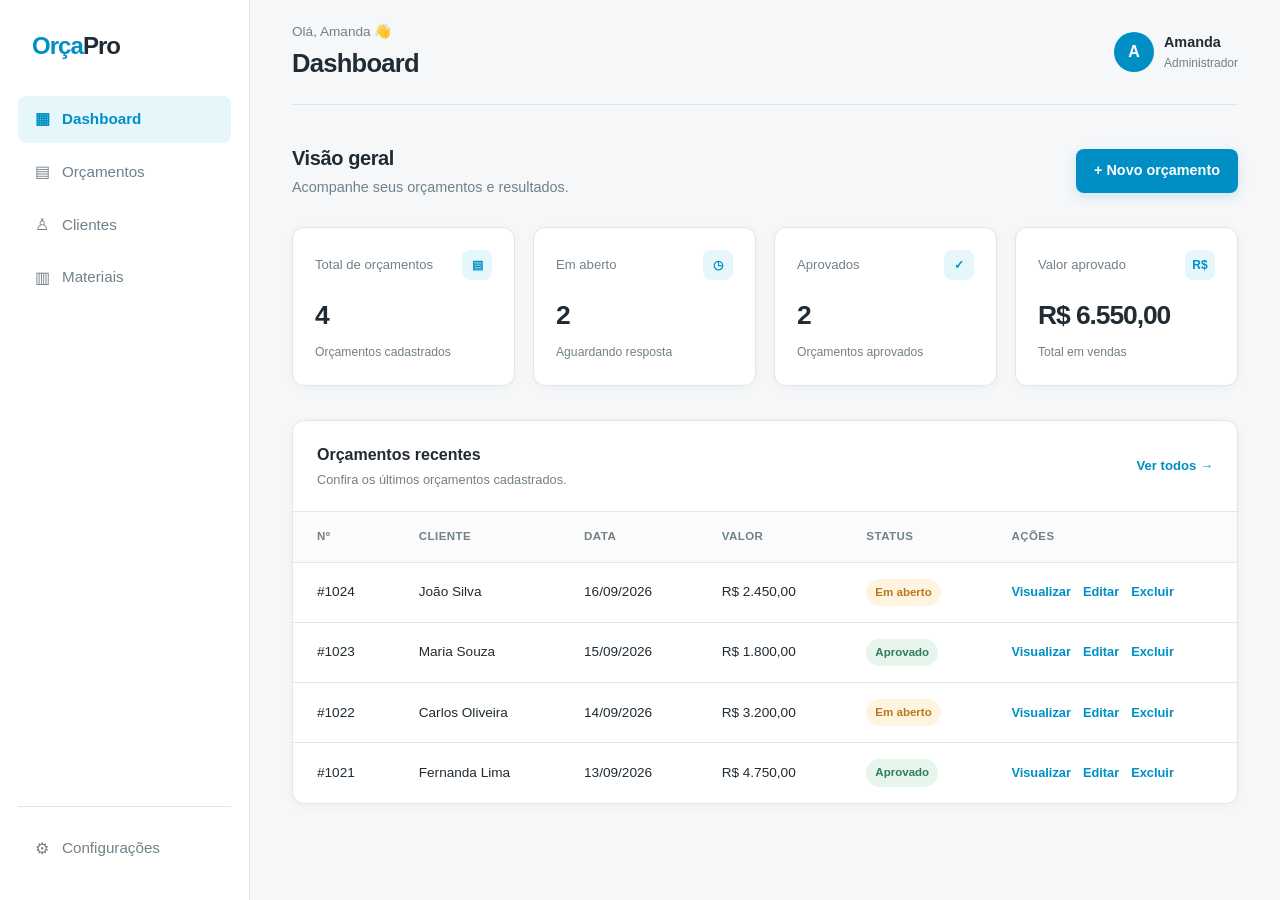
<file: index.html>
<!DOCTYPE html>
<html lang="pt-BR">

<head>

    <meta charset="UTF-8">

    <meta
        name="viewport"
        content="width=device-width, initial-scale=1.0"
    >

    <link rel="icon" type="image/svg+xml" href="favicon.svg">

    <meta
        name="description"
        content="OrçaPro — sistema de gerenciamento de orçamentos para pequenos negócios."
    >

    <title>OrçaPro | Dashboard</title>

    <link
        rel="stylesheet"
        href="css/style.css"
    >

</head>


<body>


    <!-- ========================================
         SIDEBAR
    ======================================== -->

    <aside class="sidebar">

        <div class="sidebar-logo">

            <a href="index.html">
                Orça<span>Pro</span>
            </a>

        </div>


        <nav
            class="sidebar-nav"
            aria-label="Navegação principal"
        >

            <ul>

                <li>

                    <a
                        href="index.html"
                        class="nav-link active"
                        aria-current="page"
                    >

                        <span
                            class="nav-icon"
                            aria-hidden="true"
                        >
                            ▦
                        </span>

                        <span>
                            Dashboard
                        </span>

                    </a>

                </li>


                <li>

                    <a
                        href="orcamentos.html"
                        class="nav-link"
                    >

                        <span
                            class="nav-icon"
                            aria-hidden="true"
                        >
                            ▤
                        </span>

                        <span>
                            Orçamentos
                        </span>

                    </a>

                </li>


                <li>

                    <a
                        href="clientes.html"
                        class="nav-link"
                    >

                        <span
                            class="nav-icon"
                            aria-hidden="true"
                        >
                            ♙
                        </span>

                        <span>
                            Clientes
                        </span>

                    </a>

                </li>


                <li>

                    <a
                        href="materiais.html"
                        class="nav-link"
                    >

                        <span
                            class="nav-icon"
                            aria-hidden="true"
                        >
                            ▥
                        </span>

                        <span>
                            Materiais
                        </span>

                    </a>

                </li>

            </ul>

        </nav>


        <div class="sidebar-bottom">

            <a
                href="#"
                class="nav-link"
            >

                <span
                    class="nav-icon"
                    aria-hidden="true"
                >
                    ⚙
                </span>

                <span>
                    Configurações
                </span>

            </a>

        </div>

    </aside>



    <!-- ========================================
         CONTEÚDO PRINCIPAL
    ======================================== -->

    <main class="main-content">


        <!-- ========================================
             HEADER
        ======================================== -->

        <header class="topbar">

            <div class="topbar-title">

                <p class="greeting">
                    Olá, Amanda 👋
                </p>

                <h1>
                    Dashboard
                </h1>

            </div>


            <div class="topbar-user">

                <div
                    class="user-avatar"
                    aria-hidden="true"
                >
                    A
                </div>

                <div class="user-info">

                    <strong>
                        Amanda
                    </strong>

                    <span>
                        Administrador
                    </span>

                </div>

            </div>

        </header>



        <!-- ========================================
             DASHBOARD
        ======================================== -->

        <section class="dashboard">


            <div class="dashboard-heading">

                <div>

                    <h2>
                        Visão geral
                    </h2>

                    <p>
                        Acompanhe seus orçamentos e resultados.
                    </p>

                </div>


                <a
                    href="orcamentos.html"
                    class="button button-primary"
                    id="novo-orcamento"
                >
                    + Novo orçamento
                </a>

            </div>



            <!-- ========================================
                 CARDS
            ======================================== -->

            <div class="stats-grid">


                <article class="stat-card">

                    <div class="stat-card-header">

                        <span>
                            Total de orçamentos
                        </span>

                        <span
                            class="stat-icon"
                            aria-hidden="true"
                        >
                            ▤
                        </span>

                    </div>

                    <strong
                        class="stat-value"
                        id="total-orcamentos"
                    >
                        0
                    </strong>

                    <span class="stat-description">
                        Orçamentos cadastrados
                    </span>

                </article>



                <article class="stat-card">

                    <div class="stat-card-header">

                        <span>
                            Em aberto
                        </span>

                        <span
                            class="stat-icon"
                            aria-hidden="true"
                        >
                            ◷
                        </span>

                    </div>

                    <strong
                        class="stat-value"
                        id="orcamentos-abertos"
                    >
                        0
                    </strong>

                    <span class="stat-description">
                        Aguardando resposta
                    </span>

                </article>



                <article class="stat-card">

                    <div class="stat-card-header">

                        <span>
                            Aprovados
                        </span>

                        <span
                            class="stat-icon"
                            aria-hidden="true"
                        >
                            ✓
                        </span>

                    </div>

                    <strong
                        class="stat-value"
                        id="orcamentos-aprovados"
                    >
                        0
                    </strong>

                    <span class="stat-description">
                        Orçamentos aprovados
                    </span>

                </article>



                <article class="stat-card">

                    <div class="stat-card-header">

                        <span>
                            Valor aprovado
                        </span>

                        <span
                            class="stat-icon"
                            aria-hidden="true"
                        >
                            R$
                        </span>

                    </div>

                    <strong
                        class="stat-value"
                        id="valor-aprovado"
                    >
                        R$ 0,00
                    </strong>

                    <span class="stat-description">
                        Total em vendas
                    </span>

                </article>

            </div>



            <!-- ========================================
                 ORÇAMENTOS RECENTES
            ======================================== -->

            <section class="recent-quotes">


                <div class="section-header">

                    <div>

                        <h2>
                            Orçamentos recentes
                        </h2>

                        <p>
                            Confira os últimos orçamentos cadastrados.
                        </p>

                    </div>


                    <a
                        href="orcamentos.html"
                        class="view-all"
                    >
                        Ver todos →
                    </a>

                </div>



                <div class="table-wrapper">

                    <table>

                        <thead>

                            <tr>

                                <th>
                                    Nº
                                </th>

                                <th>
                                    Cliente
                                </th>

                                <th>
                                    Data
                                </th>

                                <th>
                                    Valor
                                </th>

                                <th>
                                    Status
                                </th>

                                <th>
                                    Ações
                                </th>

                            </tr>

                        </thead>


                        <tbody id="orcamentos-lista">
                        </tbody>

                    </table>

                </div>

            </section>

        </section>

    </main>



    <!-- ========================================
         MODAL — NOVO ORÇAMENTO
    ======================================== -->

    <div
        class="modal-overlay"
        id="modal-orcamento"
        aria-hidden="true"
        role="dialog"
        aria-modal="true"
        aria-labelledby="titulo-modal-orcamento"
    >

        <div class="modal">


            <div class="modal-header">

                <div>

                    <h2 id="titulo-modal-orcamento">
                        Novo orçamento
                    </h2>

                    <p>
                        Cadastre um novo orçamento para seu cliente.
                    </p>

                </div>


                <button
                    type="button"
                    class="modal-close"
                    id="fechar-modal"
                    aria-label="Fechar modal"
                >
                    ×
                </button>

            </div>



            <form id="form-orcamento">


                <div class="form-group">

                    <label for="cliente">
                        Cliente
                    </label>

                    <input
                        type="text"
                        id="cliente"
                        name="cliente"
                        placeholder="Nome do cliente"
                        autocomplete="name"
                        required
                    >

                </div>



                <div class="form-row">


                    <div class="form-group">

                        <label for="data">
                            Data
                        </label>

                        <input
                            type="date"
                            id="data"
                            name="data"
                            required
                        >

                    </div>



                    <div class="form-group">

                        <label for="valor">
                            Valor
                        </label>

                        <input
                            type="number"
                            id="valor"
                            name="valor"
                            placeholder="0,00"
                            min="0"
                            step="0.01"
                            inputmode="decimal"
                            required
                        >

                    </div>

                </div>



                <div class="form-group">

                    <label for="status">
                        Status
                    </label>

                    <select
                        id="status"
                        name="status"
                        required
                    >

                        <option value="Em aberto">
                            Em aberto
                        </option>

                        <option value="Aprovado">
                            Aprovado
                        </option>

                    </select>

                </div>



                <div class="modal-actions">

                    <button
                        type="button"
                        class="button button-secondary"
                        id="cancelar-modal"
                    >
                        Cancelar
                    </button>


                    <button
                        type="submit"
                        class="button button-primary"
                    >
                        Salvar orçamento
                    </button>

                </div>

            </form>

        </div>

    </div>



    <!-- ========================================
         MODAL — VISUALIZAR ORÇAMENTO
    ======================================== -->

    <div
        class="modal-overlay"
        id="modal-visualizar"
        aria-hidden="true"
        role="dialog"
        aria-modal="true"
        aria-labelledby="titulo-modal-visualizar"
    >

        <div class="modal">


            <div class="modal-header">

                <div>

                    <h2 id="titulo-modal-visualizar">
                        Detalhes do orçamento
                    </h2>

                    <p>
                        Confira as informações deste orçamento.
                    </p>

                </div>


                <button
                    type="button"
                    class="modal-close"
                    id="fechar-visualizacao"
                    aria-label="Fechar modal"
                >
                    ×
                </button>

            </div>



            <div class="quote-details">


                <div class="detail-item">

                    <span class="detail-label">
                        Número
                    </span>

                    <strong id="visualizar-id">
                        —
                    </strong>

                </div>



                <div class="detail-item">

                    <span class="detail-label">
                        Cliente
                    </span>

                    <strong id="visualizar-cliente">
                        —
                    </strong>

                </div>



                <div class="detail-item">

                    <span class="detail-label">
                        Data
                    </span>

                    <strong id="visualizar-data">
                        —
                    </strong>

                </div>



                <div class="detail-item">

                    <span class="detail-label">
                        Valor
                    </span>

                    <strong id="visualizar-valor">
                        R$ 0,00
                    </strong>

                </div>



                <div class="detail-item">

                    <span class="detail-label">
                        Status
                    </span>

                    <span
                        class="status"
                        id="visualizar-status"
                    >
                        —
                    </span>

                </div>

            </div>



            <div class="modal-actions">

                <button
                    type="button"
                    class="button button-secondary"
                    id="fechar-detalhes"
                >
                    Fechar
                </button>

            </div>

        </div>

    </div>



    <script src="js/app.js"></script>

</body>

</html>
</file>
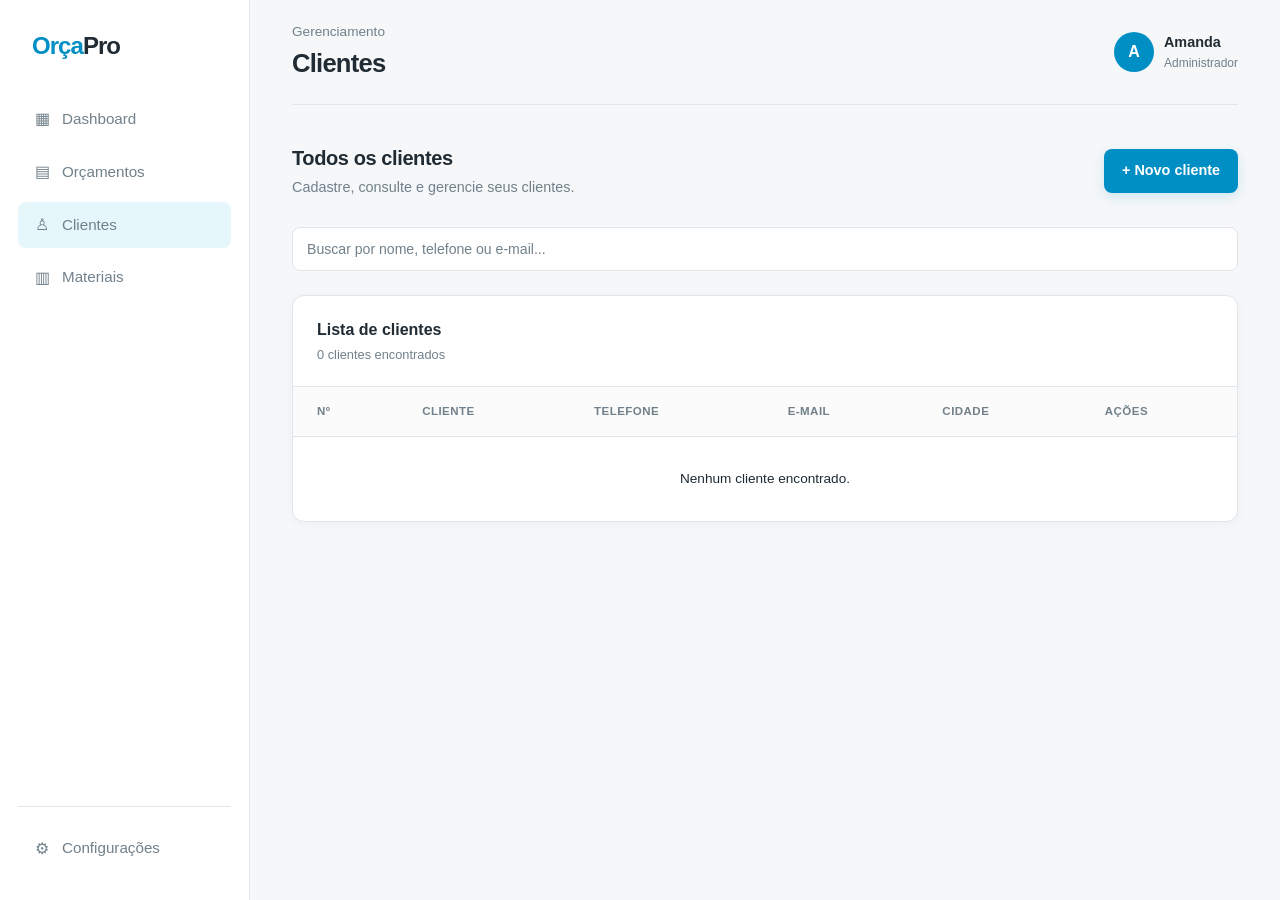
<file: clientes.html>
<!DOCTYPE html>
<html lang="pt-BR">

<head>

    <meta charset="UTF-8">

    <meta
        name="viewport"
        content="width=device-width, initial-scale=1.0"
    >

    <meta
        name="description"
        content="OrçaPro — gerenciamento de clientes."
    >

    <title>OrçaPro | Clientes</title>

    <link
        rel="stylesheet"
        href="css/style.css"
    >

</head>


<body>

    <!-- ========================================
         SIDEBAR
    ======================================== -->

    <aside class="sidebar">

        <div class="sidebar-logo">

            <a href="index.html">
                Orça<span>Pro</span>
            </a>

        </div>


        <nav
            class="sidebar-nav"
            aria-label="Navegação principal"
        >

            <ul>

                <li>

                    <a
                        href="index.html"
                        class="nav-link"
                    >

                        <span class="nav-icon">
                            ▦
                        </span>

                        <span>
                            Dashboard
                        </span>

                    </a>

                </li>


                <li>

                    <a
                        href="orcamentos.html"
                        class="nav-link"
                    >

                        <span class="nav-icon">
                            ▤
                        </span>

                        <span>
                            Orçamentos
                        </span>

                    </a>

                </li>


                <li>

                    <a
                        href="clientes.html"
                        class="nav-link active"
                        aria-current="page"
                    >

                        <span class="nav-icon">
                            ♙
                        </span>

                        <span>
                            Clientes
                        </span>

                    </a>

                </li>


                <li>

                    <a
                        href="materiais.html"
                        class="nav-link"
                    >

                        <span class="nav-icon">
                            ▥
                        </span>

                        <span>
                            Materiais
                        </span>

                    </a>

                </li>

            </ul>

        </nav>


        <div class="sidebar-bottom">

            <a
                href="#"
                class="nav-link"
            >

                <span class="nav-icon">
                    ⚙
                </span>

                <span>
                    Configurações
                </span>

            </a>

        </div>

    </aside>


    <!-- ========================================
         CONTEÚDO PRINCIPAL
    ======================================== -->

    <main class="main-content">

        <!-- HEADER -->

        <header class="topbar">

            <div class="topbar-title">

                <p class="greeting">
                    Gerenciamento
                </p>

                <h1>
                    Clientes
                </h1>

            </div>


            <div class="topbar-user">

                <div class="user-avatar">
                    A
                </div>

                <div class="user-info">

                    <strong>
                        Amanda
                    </strong>

                    <span>
                        Administrador
                    </span>

                </div>

            </div>

        </header>


        <!-- ========================================
             CLIENTES
        ======================================== -->

        <section class="dashboard">

            <div class="dashboard-heading">

                <div>

                    <h2>
                        Todos os clientes
                    </h2>

                    <p>
                        Cadastre, consulte e gerencie seus clientes.
                    </p>

                </div>


                <button
                    type="button"
                    class="button button-primary"
                    id="novo-cliente"
                >
                    + Novo cliente
                </button>

            </div>


            <!-- ========================================
                 BUSCA
            ======================================== -->

            <div class="quotes-filters">

                <div class="search-box">

                    <label
                        for="buscar-cliente"
                        class="sr-only"
                    >
                        Buscar cliente
                    </label>

                    <input
                        type="search"
                        id="buscar-cliente"
                        placeholder="Buscar por nome, telefone ou e-mail..."
                        autocomplete="off"
                    >

                </div>

            </div>


            <!-- ========================================
                 TABELA
            ======================================== -->

            <section class="recent-quotes">

                <div class="section-header">

                    <div>

                        <h2>
                            Lista de clientes
                        </h2>

                        <p id="resultado-clientes">
                            0 clientes encontrados
                        </p>

                    </div>

                </div>


                <div class="table-wrapper">

                    <table>

                        <thead>

                            <tr>

                                <th>
                                    Nº
                                </th>

                                <th>
                                    Cliente
                                </th>

                                <th>
                                    Telefone
                                </th>

                                <th>
                                    E-mail
                                </th>

                                <th>
                                    Cidade
                                </th>

                                <th>
                                    Ações
                                </th>

                            </tr>

                        </thead>


                        <tbody id="clientes-lista">
                        </tbody>

                    </table>

                </div>

            </section>

        </section>

    </main>


    <!-- ========================================
         MODAL — NOVO / EDITAR CLIENTE
    ======================================== -->

    <div
        class="modal-overlay"
        id="modal-cliente"
        aria-hidden="true"
        role="dialog"
        aria-modal="true"
        aria-labelledby="modal-titulo-cliente"
    >

        <div class="modal">

            <div class="modal-header">

                <div>

                    <p class="modal-eyebrow">
                        OrçaPro
                    </p>

                    <h2 id="modal-titulo-cliente">
                        Novo cliente
                    </h2>

                </div>


                <button
                    type="button"
                    class="modal-close"
                    id="fechar-modal-cliente"
                    aria-label="Fechar"
                >
                    ×
                </button>

            </div>


            <form id="form-cliente">

                <!-- ========================================
                     NOME
                ======================================== -->

                <div class="form-group">

                    <label for="cliente-nome">
                        Nome completo
                    </label>

                    <input
                        type="text"
                        id="cliente-nome"
                        name="nome"
                        placeholder="Nome do cliente"
                        autocomplete="name"
                        required
                    >

                </div>


                <!-- ========================================
                     TELEFONE / EMAIL
                ======================================== -->

                <div class="form-row">

                    <div class="form-group">

                        <label for="cliente-telefone">
                            Telefone
                        </label>

                        <input
                            type="tel"
                            id="cliente-telefone"
                            name="telefone"
                            placeholder="(11) 99999-9999"
                            autocomplete="tel"
                            required
                        >

                    </div>


                    <div class="form-group">

                        <label for="cliente-email">
                            E-mail
                        </label>

                        <input
                            type="email"
                            id="cliente-email"
                            name="email"
                            placeholder="cliente@email.com"
                            autocomplete="email"
                        >

                    </div>

                </div>


                <!-- ========================================
                     CIDADE / ESTADO
                ======================================== -->

                <div class="form-row">

                    <div class="form-group">

                        <label for="cliente-cidade">
                            Cidade
                        </label>

                        <input
                            type="text"
                            id="cliente-cidade"
                            name="cidade"
                            placeholder="São Paulo"
                            autocomplete="address-level2"
                        >

                    </div>


                    <div class="form-group">

                        <label for="cliente-estado">
                            Estado
                        </label>

                        <select
                            id="cliente-estado"
                            name="estado"
                            autocomplete="address-level1"
                        >

                            <option value="">
                                Selecione
                            </option>

                            <option value="AC">
                                Acre
                            </option>

                            <option value="AL">
                                Alagoas
                            </option>

                            <option value="AP">
                                Amapá
                            </option>

                            <option value="AM">
                                Amazonas
                            </option>

                            <option value="BA">
                                Bahia
                            </option>

                            <option value="CE">
                                Ceará
                            </option>

                            <option value="DF">
                                Distrito Federal
                            </option>

                            <option value="ES">
                                Espírito Santo
                            </option>

                            <option value="GO">
                                Goiás
                            </option>

                            <option value="MA">
                                Maranhão
                            </option>

                            <option value="MT">
                                Mato Grosso
                            </option>

                            <option value="MS">
                                Mato Grosso do Sul
                            </option>

                            <option value="MG">
                                Minas Gerais
                            </option>

                            <option value="PA">
                                Pará
                            </option>

                            <option value="PB">
                                Paraíba
                            </option>

                            <option value="PR">
                                Paraná
                            </option>

                            <option value="PE">
                                Pernambuco
                            </option>

                            <option value="PI">
                                Piauí
                            </option>

                            <option value="RJ">
                                Rio de Janeiro
                            </option>

                            <option value="RN">
                                Rio Grande do Norte
                            </option>

                            <option value="RS">
                                Rio Grande do Sul
                            </option>

                            <option value="RO">
                                Rondônia
                            </option>

                            <option value="RR">
                                Roraima
                            </option>

                            <option value="SC">
                                Santa Catarina
                            </option>

                            <option value="SP">
                                São Paulo
                            </option>

                            <option value="SE">
                                Sergipe
                            </option>

                            <option value="TO">
                                Tocantins
                            </option>

                        </select>

                    </div>

                </div>


                <!-- ========================================
                     ENDEREÇO
                ======================================== -->

                <div class="form-group">

                    <label for="cliente-endereco">
                        Endereço
                    </label>

                    <input
                        type="text"
                        id="cliente-endereco"
                        name="endereco"
                        placeholder="Rua, número, complemento..."
                        autocomplete="street-address"
                    >

                </div>


                <!-- ========================================
                     OBSERVAÇÕES
                ======================================== -->

                <div class="form-group">

                    <label for="cliente-observacoes">
                        Observações
                    </label>

                    <textarea
                        id="cliente-observacoes"
                        name="observacoes"
                        rows="4"
                        placeholder="Informações adicionais sobre o cliente..."
                    ></textarea>

                </div>


                <!-- ========================================
                     AÇÕES
                ======================================== -->

                <div class="modal-actions">

                    <button
                        type="button"
                        class="button button-secondary"
                        id="cancelar-modal-cliente"
                    >
                        Cancelar
                    </button>


                    <button
                        type="submit"
                        class="button button-primary"
                    >
                        Salvar cliente
                    </button>

                </div>

            </form>

        </div>

    </div>


    <script src="js/clientes.js"></script>

</body>

</html>
</file>
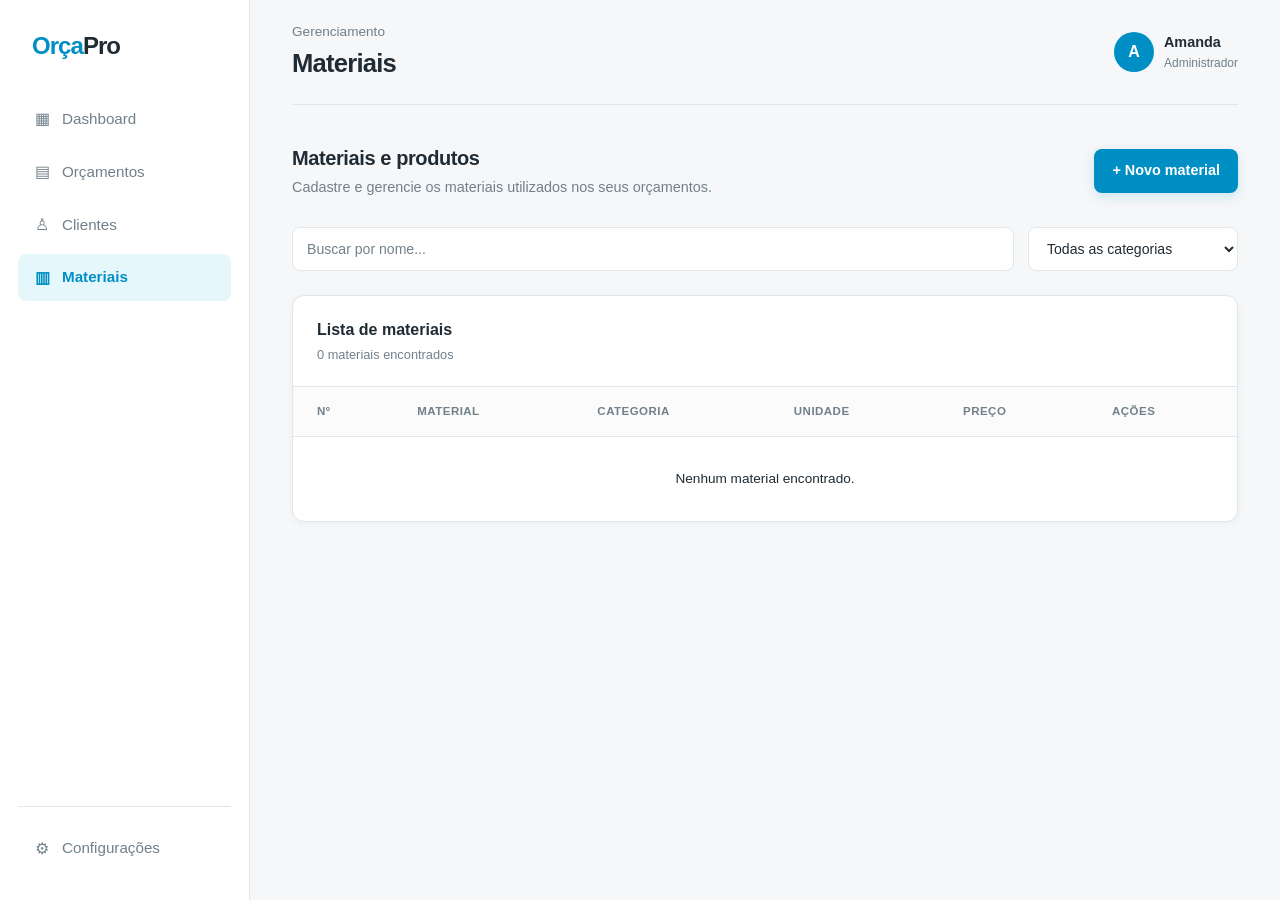
<file: materiais.html>
<!DOCTYPE html>
<html lang="pt-BR">

<head>

    <meta charset="UTF-8">

    <meta
        name="viewport"
        content="width=device-width, initial-scale=1.0"
    >

    <meta
        name="description"
        content="OrçaPro — gerenciamento de materiais."
    >

    <title>OrçaPro | Materiais</title>

    <link
        rel="stylesheet"
        href="css/style.css"
    >

</head>


<body>


    <!-- ========================================
         SIDEBAR
    ======================================== -->

    <aside class="sidebar">

        <div class="sidebar-logo">

            <a href="index.html">
                Orça<span>Pro</span>
            </a>

        </div>


        <nav
            class="sidebar-nav"
            aria-label="Navegação principal"
        >

            <ul>

                <li>

                    <a
                        href="index.html"
                        class="nav-link"
                    >

                        <span class="nav-icon">
                            ▦
                        </span>

                        <span>
                            Dashboard
                        </span>

                    </a>

                </li>


                <li>

                    <a
                        href="orcamentos.html"
                        class="nav-link"
                    >

                        <span class="nav-icon">
                            ▤
                        </span>

                        <span>
                            Orçamentos
                        </span>

                    </a>

                </li>


                <li>

                    <a
                        href="clientes.html"
                        class="nav-link"
                    >

                        <span class="nav-icon">
                            ♙
                        </span>

                        <span>
                            Clientes
                        </span>

                    </a>

                </li>


                <li>

                    <a
                        href="materiais.html"
                        class="nav-link active"
                        aria-current="page"
                    >

                        <span class="nav-icon">
                            ▥
                        </span>

                        <span>
                            Materiais
                        </span>

                    </a>

                </li>

            </ul>

        </nav>


        <div class="sidebar-bottom">

            <a
                href="#"
                class="nav-link"
            >

                <span class="nav-icon">
                    ⚙
                </span>

                <span>
                    Configurações
                </span>

            </a>

        </div>

    </aside>



    <!-- ========================================
         CONTEÚDO PRINCIPAL
    ======================================== -->

    <main class="main-content">


        <!-- ========================================
             TOPBAR
        ======================================== -->

        <header class="topbar">

            <div class="topbar-title">

                <p class="greeting">
                    Gerenciamento
                </p>

                <h1>
                    Materiais
                </h1>

            </div>


            <div class="topbar-user">

                <div
                    class="user-avatar"
                    aria-hidden="true"
                >
                    A
                </div>

                <div class="user-info">

                    <strong>
                        Amanda
                    </strong>

                    <span>
                        Administrador
                    </span>

                </div>

            </div>

        </header>



        <!-- ========================================
             DASHBOARD / MATERIAIS
        ======================================== -->

        <section class="dashboard">


            <div class="dashboard-heading">

                <div>

                    <h2>
                        Materiais e produtos
                    </h2>

                    <p>
                        Cadastre e gerencie os materiais utilizados nos seus orçamentos.
                    </p>

                </div>


                <button
                    type="button"
                    class="button button-primary"
                    id="novo-material"
                >
                    + Novo material
                </button>

            </div>



            <!-- ========================================
                 FILTROS
            ======================================== -->

            <div class="quotes-filters">

                <div class="search-box">

                    <label
                        for="buscar-material"
                        class="sr-only"
                    >
                        Buscar material
                    </label>

                    <input
                        type="search"
                        id="buscar-material"
                        name="buscar-material"
                        placeholder="Buscar por nome..."
                        autocomplete="off"
                    >

                </div>


                <div class="status-filter">

                    <label
                        for="filtro-categoria"
                        class="sr-only"
                    >
                        Filtrar por categoria
                    </label>

                    <select
                        id="filtro-categoria"
                        name="filtro-categoria"
                    >

                        <option value="todas">
                            Todas as categorias
                        </option>

                        <option value="MDF">
                            MDF
                        </option>

                        <option value="Ferragens">
                            Ferragens
                        </option>

                        <option value="Acessórios">
                            Acessórios
                        </option>

                        <option value="Serviços">
                            Serviços
                        </option>

                        <option value="Outros">
                            Outros
                        </option>

                    </select>

                </div>

            </div>



            <!-- ========================================
                 LISTA DE MATERIAIS
            ======================================== -->

            <section class="recent-quotes">


                <div class="section-header">

                    <div>

                        <h2>
                            Lista de materiais
                        </h2>

                        <p id="resultado-materiais">
                            0 materiais encontrados
                        </p>

                    </div>

                </div>



                <div class="table-wrapper">

                    <table>

                        <thead>

                            <tr>

                                <th>
                                    Nº
                                </th>

                                <th>
                                    Material
                                </th>

                                <th>
                                    Categoria
                                </th>

                                <th>
                                    Unidade
                                </th>

                                <th>
                                    Preço
                                </th>

                                <th>
                                    Ações
                                </th>

                            </tr>

                        </thead>


                        <tbody id="materiais-lista">
                        </tbody>

                    </table>

                </div>

            </section>

        </section>

    </main>



    <!-- ========================================
         MODAL — NOVO / EDITAR MATERIAL
    ======================================== -->

    <div
        class="modal-overlay"
        id="modal-material"
        aria-hidden="true"
        role="dialog"
        aria-modal="true"
        aria-labelledby="modal-material-titulo"
    >

        <div class="modal">


            <div class="modal-header">

                <div>

                    <p class="modal-eyebrow">
                        OrçaPro
                    </p>

                    <h2 id="modal-material-titulo">
                        Novo material
                    </h2>

                </div>


                <button
                    type="button"
                    class="modal-close"
                    id="fechar-modal-material"
                    aria-label="Fechar modal"
                >
                    ×
                </button>

            </div>



            <form id="form-material">


                <div class="form-group">

                    <label for="material-nome">
                        Nome do material
                    </label>

                    <input
                        type="text"
                        id="material-nome"
                        name="material-nome"
                        placeholder="Ex.: MDF Branco 18mm"
                        autocomplete="off"
                        required
                    >

                </div>



                <div class="form-row">


                    <div class="form-group">

                        <label for="material-categoria">
                            Categoria
                        </label>

                        <select
                            id="material-categoria"
                            name="material-categoria"
                            required
                        >

                            <option value="">
                                Selecione
                            </option>

                            <option value="MDF">
                                MDF
                            </option>

                            <option value="Ferragens">
                                Ferragens
                            </option>

                            <option value="Acessórios">
                                Acessórios
                            </option>

                            <option value="Serviços">
                                Serviços
                            </option>

                            <option value="Outros">
                                Outros
                            </option>

                        </select>

                    </div>



                    <div class="form-group">

                        <label for="material-unidade">
                            Unidade
                        </label>

                        <select
                            id="material-unidade"
                            name="material-unidade"
                            required
                        >

                            <option value="">
                                Selecione
                            </option>

                            <option value="un">
                                Unidade
                            </option>

                            <option value="m">
                                Metro
                            </option>

                            <option value="m²">
                                Metro quadrado
                            </option>

                            <option value="m³">
                                Metro cúbico
                            </option>

                            <option value="kg">
                                Quilograma
                            </option>

                            <option value="hora">
                                Hora
                            </option>

                        </select>

                    </div>

                </div>



                <div class="form-group">

                    <label for="material-preco">
                        Preço unitário
                    </label>

                    <input
                        type="number"
                        id="material-preco"
                        name="material-preco"
                        min="0"
                        step="0.01"
                        inputmode="decimal"
                        placeholder="0,00"
                        required
                    >

                </div>



                <div class="modal-actions">

                    <button
                        type="button"
                        class="button button-secondary"
                        id="cancelar-modal-material"
                    >
                        Cancelar
                    </button>


                    <button
                        type="submit"
                        class="button button-primary"
                    >
                        Salvar material
                    </button>

                </div>

            </form>

        </div>

    </div>



    <script src="js/materiais.js"></script>

</body>

</html>
</file>
<file: css/style.css>
/* ========================================
   ORÇAPRO — ESTILOS GERAIS
======================================== */

:root {
    --primary: #008fc4;
    --primary-dark: #00739e;
    --primary-light: #e6f7fc;

    --background: #f5f7f9;
    --surface: #ffffff;

    --text: #202b33;
    --text-light: #71808a;

    --border: #e1e6ea;

    --success: #2f7d5b;
    --success-bg: #e8f5ed;

    --warning: #b8791c;
    --warning-bg: #fff4df;

    --danger: #b94a48;
    --danger-bg: #fbeaea;

    --sidebar-width: 250px;

    --radius-sm: 8px;
    --radius-md: 12px;
    --radius-lg: 18px;

    --shadow-sm: 0 2px 10px rgba(0, 0, 0, 0.04);
    --shadow-md: 0 8px 25px rgba(0, 0, 0, 0.06);
}


/* ========================================
   RESET
======================================== */

* {
    margin: 0;
    padding: 0;
    box-sizing: border-box;
}

html {
    scroll-behavior: smooth;
}

body {
    min-height: 100vh;

    font-family:
        Inter,
        -apple-system,
        BlinkMacSystemFont,
        "Segoe UI",
        sans-serif;

    background: var(--background);
    color: var(--text);

    line-height: 1.5;
}

a {
    color: inherit;
    text-decoration: none;
}

button,
input,
select,
textarea {
    font: inherit;
}

button {
    cursor: pointer;
}


/* ========================================
   SIDEBAR
======================================== */

.sidebar {
    position: fixed;

    top: 0;
    left: 0;

    width: var(--sidebar-width);
    height: 100vh;

    display: flex;
    flex-direction: column;

    padding: 28px 18px;

    background: var(--surface);

    border-right: 1px solid var(--border);

    z-index: 100;
}


/* LOGO */

.sidebar-logo {
    padding: 0 14px 32px;
}

.sidebar-logo a {
    font-size: 1.5rem;
    font-weight: 800;
    letter-spacing: -0.04em;

    color: var(--primary);
}

.sidebar-logo span {
    color: var(--text);
}


/* NAVEGAÇÃO */

.sidebar-nav {
    flex: 1;
}

.sidebar-nav ul {
    list-style: none;

    display: flex;
    flex-direction: column;

    gap: 6px;
}

.nav-link {
    width: 100%;

    display: flex;
    align-items: center;

    gap: 10px;

    padding: 12px 14px;

    border-radius: var(--radius-sm);

    color: var(--text-light);

    font-size: 0.95rem;
    font-weight: 500;

    transition:
        background 0.2s ease,
        color 0.2s ease,
        transform 0.2s ease;
}

.nav-link:hover {
    background: var(--background);
    color: var(--text);
}

/* Garante o mesmo alinhamento mesmo se o link de Clientes
   estiver sem a classe .nav-link no HTML */
.sidebar-nav a[href="clientes.html"] {
    width: 100%;

    display: flex;
    align-items: center;

    gap: 10px;

    padding: 12px 14px;

    border-radius: var(--radius-sm);

    color: var(--text-light);

    font-size: 0.95rem;
    font-weight: 500;

    transition:
        background 0.2s ease,
        color 0.2s ease,
        transform 0.2s ease;
}

.sidebar-nav a[href="clientes.html"]:hover {
    background: var(--background);
    color: var(--text);
}

.nav-link.active {
    background: var(--primary-light);
    color: var(--primary);

    font-weight: 650;
}

.nav-icon {
    width: 20px;
    min-width: 20px;
    height: 20px;

    display: inline-flex;
    align-items: center;
    justify-content: center;

    flex-shrink: 0;

    text-align: center;
    line-height: 1;

    font-size: 1rem;
}


/* SIDEBAR BOTTOM */

.sidebar-bottom {
    padding-top: 18px;

    border-top: 1px solid var(--border);
}


/* ========================================
   MAIN CONTENT
======================================== */

.main-content {
    min-height: 100vh;

    margin-left: var(--sidebar-width);

    padding: 0 42px 50px;
}


/* ========================================
   TOPBAR
======================================== */

.topbar {
    min-height: 105px;

    display: flex;
    align-items: center;
    justify-content: space-between;

    border-bottom: 1px solid var(--border);
}

.greeting {
    margin-bottom: 2px;

    color: var(--text-light);

    font-size: 0.85rem;
}

.topbar-title h1 {
    font-size: 1.6rem;
    font-weight: 750;

    letter-spacing: -0.03em;
}


/* USUÁRIO */

.topbar-user {
    display: flex;
    align-items: center;

    gap: 10px;
}

.user-avatar {
    width: 40px;
    height: 40px;

    display: grid;
    place-items: center;

    border-radius: 50%;

    background: var(--primary);
    color: white;

    font-weight: 700;
}

.user-info {
    display: flex;
    flex-direction: column;
}

.user-info strong {
    font-size: 0.9rem;
}

.user-info span {
    color: var(--text-light);
    font-size: 0.75rem;
}


/* ========================================
   DASHBOARD
======================================== */

.dashboard {
    padding-top: 38px;
}

.dashboard-heading {
    display: flex;
    align-items: center;
    justify-content: space-between;

    gap: 20px;

    margin-bottom: 28px;
}

.dashboard-heading h2 {
    margin-bottom: 4px;

    font-size: 1.25rem;
    letter-spacing: -0.02em;
}

.dashboard-heading p {
    color: var(--text-light);
    font-size: 0.9rem;
}


/* ========================================
   BUTTONS
======================================== */

.button {
    display: inline-flex;
    align-items: center;
    justify-content: center;

    min-height: 44px;

    padding: 0 18px;

    border: none;
    border-radius: var(--radius-sm);

    font-size: 0.9rem;
    font-weight: 650;

    transition:
        background 0.2s ease,
        transform 0.2s ease,
        box-shadow 0.2s ease;
}

.button:hover {
    transform: translateY(-1px);
}

.button-primary {
    background: var(--primary);
    color: white;

    box-shadow:
        0 4px 12px rgba(0, 143, 196, 0.16);
}

.button-primary:hover {
    background: var(--primary-dark);
}

.button-secondary {
    background: var(--background);
    color: var(--text);

    border: 1px solid var(--border);
}

.button-secondary:hover {
    background: #eef1f3;
}


/* ========================================
   STATS
======================================== */

.stats-grid {
    display: grid;

    grid-template-columns: repeat(4, 1fr);

    gap: 18px;

    margin-bottom: 34px;
}

.stat-card {
    padding: 22px;

    background: var(--surface);

    border: 1px solid var(--border);
    border-radius: var(--radius-md);

    box-shadow: var(--shadow-sm);

    transition:
        transform 0.2s ease,
        box-shadow 0.2s ease;
}

.stat-card:hover {
    transform: translateY(-2px);

    box-shadow: var(--shadow-md);
}

.stat-card-header {
    display: flex;
    align-items: center;
    justify-content: space-between;

    gap: 10px;

    margin-bottom: 16px;

    color: var(--text-light);

    font-size: 0.82rem;
}

.stat-icon {
    width: 30px;
    height: 30px;

    display: grid;
    place-items: center;

    border-radius: 8px;

    background: var(--primary-light);

    color: var(--primary);

    font-size: 0.75rem;
    font-weight: 700;
}

.stat-value {
    display: block;

    margin-bottom: 4px;

    font-size: 1.65rem;
    font-weight: 750;

    letter-spacing: -0.04em;
}

.stat-description {
    color: var(--text-light);

    font-size: 0.76rem;
}


/* ========================================
   SEÇÕES / CARDS
======================================== */

.recent-quotes {
    background: var(--surface);

    border: 1px solid var(--border);
    border-radius: var(--radius-md);

    box-shadow: var(--shadow-sm);

    overflow: hidden;
}

.section-header {
    display: flex;
    align-items: center;
    justify-content: space-between;

    gap: 20px;

    padding: 22px 24px;

    border-bottom: 1px solid var(--border);
}

.section-header h2 {
    margin-bottom: 3px;

    font-size: 1rem;
}

.section-header p {
    color: var(--text-light);

    font-size: 0.8rem;
}

.view-all {
    color: var(--primary);

    font-size: 0.82rem;
    font-weight: 650;

    white-space: nowrap;
}

.view-all:hover {
    text-decoration: underline;
}


/* ========================================
   TABELAS PRINCIPAIS
======================================== */

.table-wrapper {
    width: 100%;

    overflow-x: auto;
}

.table-wrapper table {
    width: 100%;

    min-width: 760px;

    border-collapse: collapse;
}

.table-wrapper th,
.table-wrapper td {
    padding: 16px 24px;

    text-align: left;

    border-bottom: 1px solid var(--border);

    white-space: nowrap;
}

.table-wrapper th {
    background: #fafbfa;

    color: var(--text-light);

    font-size: 0.72rem;
    font-weight: 650;

    text-transform: uppercase;
    letter-spacing: 0.04em;
}

.table-wrapper td {
    font-size: 0.85rem;
}

.table-wrapper tbody tr:last-child td {
    border-bottom: none;
}

.table-wrapper tbody tr {
    transition: background 0.2s ease;
}

.table-wrapper tbody tr:hover {
    background: #fafcfb;
}


/* ========================================
   STATUS
======================================== */

.status {
    display: inline-flex;
    align-items: center;

    padding: 5px 9px;

    border-radius: 999px;

    font-size: 0.72rem;
    font-weight: 650;
}

.status-pending {
    background: var(--warning-bg);
    color: var(--warning);
}

.status-open {
    background: var(--warning-bg);
    color: var(--warning);
}

.status-approved {
    background: var(--success-bg);
    color: var(--success);
}


/* ========================================
   AÇÕES DA TABELA
======================================== */

.table-action {
    color: var(--primary);

    font-size: 0.8rem;
    font-weight: 650;
}

.table-action:hover {
    text-decoration: underline;
}

.table-action + .table-action {
    margin-left: 12px;
}


/* ========================================
   FILTROS
======================================== */

.quotes-filters {
    display: flex;
    align-items: center;

    gap: 14px;

    margin-bottom: 24px;
}

.search-box {
    flex: 1;
}

.search-box input,
.status-filter select {
    width: 100%;
    height: 44px;

    padding: 0 14px;

    border: 1px solid var(--border);
    border-radius: var(--radius-sm);

    background: var(--surface);
    color: var(--text);

    font-family: inherit;
    font-size: 0.88rem;

    outline: none;

    transition:
        border-color 0.2s ease,
        box-shadow 0.2s ease;
}

.search-box input::placeholder {
    color: var(--text-light);
}

.search-box input:focus,
.status-filter select:focus {
    border-color: var(--primary);

    box-shadow:
        0 0 0 3px var(--primary-light);
}

.status-filter {
    width: 210px;
}

.status-filter select {
    cursor: pointer;
}


/* ========================================
   ACESSIBILIDADE
======================================== */

.sr-only {
    position: absolute;

    width: 1px;
    height: 1px;

    padding: 0;
    margin: -1px;

    overflow: hidden;

    clip: rect(0, 0, 0, 0);

    white-space: nowrap;

    border: 0;
}


/* ========================================
   MODAL
======================================== */

.modal-overlay {
    position: fixed;

    inset: 0;

    display: none;
    align-items: center;
    justify-content: center;

    padding: 20px;

    background: rgba(32, 43, 51, 0.45);

    z-index: 1000;
}

.modal-overlay.active {
    display: flex;
}

.modal {
    width: 100%;
    max-width: 520px;

    max-height: calc(100vh - 40px);

    overflow-x: hidden;
    overflow-y: auto;

    padding: 28px;

    background: var(--surface);

    border: 1px solid var(--border);
    border-radius: var(--radius-lg);

    box-shadow:
        0 20px 60px rgba(0, 0, 0, 0.15);

    animation:
        modalAppear 0.2s ease;
}

@keyframes modalAppear {

    from {
        opacity: 0;
        transform: translateY(10px) scale(0.98);
    }

    to {
        opacity: 1;
        transform: translateY(0) scale(1);
    }

}


/* ========================================
   MODAL HEADER
======================================== */

.modal-header {
    display: flex;
    align-items: flex-start;
    justify-content: space-between;

    gap: 20px;

    margin-bottom: 26px;
}

.modal-header h2 {
    margin-bottom: 4px;

    font-size: 1.25rem;
    letter-spacing: -0.02em;
}

.modal-header p {
    color: var(--text-light);

    font-size: 0.85rem;
}

.modal-eyebrow {
    color: var(--text-light);

    font-size: 0.72rem !important;
    font-weight: 650;

    text-transform: uppercase;
    letter-spacing: 0.04em;
}

.modal-close {
    width: 34px;
    height: 34px;

    display: grid;
    place-items: center;

    flex-shrink: 0;

    border: none;
    border-radius: 50%;

    background: var(--background);
    color: var(--text-light);

    font-size: 1.4rem;
    line-height: 1;

    transition:
        background 0.2s ease,
        color 0.2s ease;
}

.modal-close:hover {
    background: var(--primary-light);
    color: var(--primary);
}


/* ========================================
   FORMULÁRIOS
======================================== */

.form-group {
    display: flex;
    flex-direction: column;

    gap: 7px;

    margin-bottom: 18px;
}

.form-group label {
    color: var(--text);

    font-size: 0.82rem;
    font-weight: 650;
}

.form-group input,
.form-group select,
.form-group textarea {
    width: 100%;

    min-height: 44px;

    padding: 10px 12px;

    border: 1px solid var(--border);
    border-radius: var(--radius-sm);

    background: var(--surface);
    color: var(--text);

    outline: none;

    font-family: inherit;
    font-size: 0.88rem;

    transition:
        border-color 0.2s ease,
        box-shadow 0.2s ease;
}

.form-group textarea {
    min-height: 100px;

    resize: vertical;

    line-height: 1.5;
}

.form-group input:focus,
.form-group select:focus,
.form-group textarea:focus {
    border-color: var(--primary);

    box-shadow:
        0 0 0 3px var(--primary-light);
}

.form-group input::placeholder,
.form-group textarea::placeholder {
    color: #9aa5ab;
}

.form-row {
    display: grid;

    grid-template-columns: 1fr 1fr;

    gap: 14px;
}


/* ========================================
   MODAL ACTIONS
======================================== */

.modal-actions {
    display: flex;
    justify-content: flex-end;

    gap: 10px;

    margin-top: 8px;
    padding-top: 20px;

    border-top: 1px solid var(--border);
}

.modal-actions .button {
    min-width: 120px;
}


/* ========================================
   DETALHES DO ORÇAMENTO
======================================== */

.quote-details {
    display: grid;

    grid-template-columns: 1fr 1fr;

    gap: 14px;

    margin-bottom: 8px;
}

.detail-item {
    min-width: 0;

    display: flex;
    flex-direction: column;

    gap: 6px;

    padding: 16px;

    background: var(--background);

    border: 1px solid var(--border);
    border-radius: var(--radius-sm);
}

.detail-label {
    color: var(--text-light);

    font-size: 0.72rem;
    font-weight: 600;

    text-transform: uppercase;
    letter-spacing: 0.04em;
}

.detail-item strong {
    min-width: 0;

    color: var(--text);

    font-size: 0.92rem;
    font-weight: 700;

    overflow-wrap: anywhere;
}

#visualizar-valor {
    color: var(--primary);

    font-size: 1.05rem;
}

#visualizar-status {
    width: fit-content;
}


/* ========================================
   ITENS DO ORÇAMENTO — FORMULÁRIO
======================================== */

.quote-items {
    margin-top: 26px;
    padding-top: 22px;

    border-top: 1px solid var(--border);
}

.quote-items-header {
    display: flex;
    align-items: center;
    justify-content: space-between;

    gap: 16px;

    margin-bottom: 16px;
}

.quote-items-header h3 {
    margin: 4px 0 0;

    color: var(--text);

    font-size: 1rem;
    font-weight: 700;
}

.quote-items-header .modal-eyebrow {
    margin: 0;
}


/* LINHA DE ITEM */

.quote-item {
    display: grid;

    grid-template-columns:
        minmax(0, 1.6fr)
        minmax(0, 0.75fr)
        minmax(0, 1fr)
        minmax(0, 1fr)
        40px;

    align-items: end;

    gap: 10px;

    padding: 14px;

    background: var(--background);

    border: 1px solid var(--border);
    border-radius: var(--radius-sm);

    margin-bottom: 10px;
}

.quote-item > * {
    min-width: 0;
}

.quote-item-field {
    min-width: 0;

    display: flex;
    flex-direction: column;

    gap: 6px;
}

.quote-item-field label {
    color: var(--text-light);

    font-size: 0.72rem;
    font-weight: 600;
}

.quote-item-field input,
.quote-item-field select {
    width: 100%;
    height: 40px;

    padding: 0 10px;

    border: 1px solid var(--border);
    border-radius: var(--radius-sm);

    background: var(--surface);
    color: var(--text);

    font-family: inherit;
    font-size: 0.84rem;

    outline: none;

    transition:
        border-color 0.2s ease,
        box-shadow 0.2s ease;
}

.quote-item-field input:focus,
.quote-item-field select:focus {
    border-color: var(--primary);

    box-shadow:
        0 0 0 3px var(--primary-light);
}


/* SUBTOTAL */

.quote-item-subtotal {
    min-width: 0;

    display: flex;
    flex-direction: column;

    gap: 6px;
}

.quote-item-subtotal span {
    color: var(--text-light);

    font-size: 0.72rem;
    font-weight: 600;
}

.quote-item-subtotal strong {
    min-width: 0;

    display: flex;
    align-items: center;

    height: 40px;

    padding: 0 10px;

    color: var(--text);

    background: var(--surface);

    border: 1px solid var(--border);
    border-radius: var(--radius-sm);

    font-size: 0.84rem;

    overflow: hidden;
    text-overflow: ellipsis;
    white-space: nowrap;
}


/* REMOVER ITEM */

.remove-item {
    width: 40px;
    min-width: 0;
    height: 40px;

    display: flex;
    align-items: center;
    justify-content: center;

    border: 1px solid var(--border);
    border-radius: var(--radius-sm);

    background: var(--surface);
    color: var(--danger);

    font-size: 1.1rem;

    cursor: pointer;

    transition:
        background 0.2s ease,
        border-color 0.2s ease;
}

.remove-item:hover {
    background: var(--danger-bg);
    border-color: var(--danger);
}


/* TOTAL DO FORMULÁRIO */

.quote-total {
    display: flex;
    align-items: center;
    justify-content: space-between;

    margin-top: 16px;

    padding: 18px 20px;

    background: var(--primary-light);

    border: 1px solid var(--border);
    border-radius: var(--radius-md);
}

.quote-total span {
    color: var(--text-light);

    font-size: 0.82rem;
    font-weight: 600;
}

.quote-total strong {
    color: var(--primary);

    font-size: 1.25rem;
    font-weight: 800;
}


/* ========================================
   VISUALIZAÇÃO DO ORÇAMENTO
======================================== */

#modal-visualizar .modal {
    width: min(720px, calc(100vw - 40px));
    max-width: 720px;

    overflow-x: hidden;
}

#modal-visualizar .visualizar-itens {
    width: 100%;
    max-width: 100%;
    min-width: 0;

    margin-top: 22px;
}

#modal-visualizar .visualizar-itens .section-header {
    margin-bottom: 12px;

    padding: 0 0 12px;
}

#modal-visualizar .visualizar-itens .section-header h3 {
    margin: 0;

    color: var(--text);

    font-size: 0.95rem;
    font-weight: 700;
}


/* TABELA DO MODAL */

#modal-visualizar .visualizar-itens-wrapper {
    width: 100%;
    max-width: 100%;
    min-width: 0;

    overflow: hidden;

    border: 1px solid var(--border);
    border-radius: var(--radius-sm);
}

#modal-visualizar .visualizar-itens-tabela {
    width: 100% !important;
    min-width: 0 !important;

    table-layout: fixed;

    border-collapse: collapse;
}

#modal-visualizar .visualizar-itens-tabela th,
#modal-visualizar .visualizar-itens-tabela td {
    box-sizing: border-box;

    padding: 11px 10px;

    border-bottom: 1px solid var(--border);

    white-space: normal;

    overflow: hidden;

    word-break: break-word;

    vertical-align: middle;
}

#modal-visualizar .visualizar-itens-tabela th {
    background: #fafbfa;

    color: var(--text-light);

    font-size: 0.68rem;
    font-weight: 650;

    text-transform: uppercase;
    letter-spacing: 0.03em;
}

#modal-visualizar .visualizar-itens-tabela td {
    color: var(--text);

    font-size: 0.78rem;
}


/* COLUNAS */

#modal-visualizar
.visualizar-itens-tabela
th:nth-child(1),
#modal-visualizar
.visualizar-itens-tabela
td:nth-child(1) {
    width: 40%;

    text-align: left;
}

#modal-visualizar
.visualizar-itens-tabela
th:nth-child(2),
#modal-visualizar
.visualizar-itens-tabela
td:nth-child(2) {
    width: 15%;

    text-align: center;
}

#modal-visualizar
.visualizar-itens-tabela
th:nth-child(3),
#modal-visualizar
.visualizar-itens-tabela
td:nth-child(3) {
    width: 22.5%;

    text-align: right;
}

#modal-visualizar
.visualizar-itens-tabela
th:nth-child(4),
#modal-visualizar
.visualizar-itens-tabela
td:nth-child(4) {
    width: 22.5%;

    text-align: right;
}

#modal-visualizar
.visualizar-itens-tabela
tr:last-child
td {
    border-bottom: none;
}


/* TOTAL DA VISUALIZAÇÃO */

#modal-visualizar .visualizar-total {
    width: 100%;
    max-width: 100%;

    display: flex;
    align-items: center;
    justify-content: space-between;

    gap: 20px;

    margin-top: 12px;

    padding: 14px 16px;

    background: var(--primary-light);

    border: 1px solid var(--border);
    border-radius: var(--radius-md);
}

#modal-visualizar .visualizar-total span {
    color: var(--text-light);

    font-size: 0.8rem;
    font-weight: 600;
}

#modal-visualizar .visualizar-total strong {
    color: var(--primary);

    font-size: 1.1rem;
    font-weight: 800;

    white-space: nowrap;
}


/* ========================================
   RESPONSIVIDADE — TABLET
======================================== */

@media (max-width: 1100px) {

    :root {
        --sidebar-width: 220px;
    }

    .main-content {
        padding-left: 30px;
        padding-right: 30px;
    }

    .stats-grid {
        grid-template-columns: repeat(2, 1fr);
    }

    .quote-item {
        grid-template-columns:
            minmax(0, 1.5fr)
            minmax(0, 0.7fr)
            minmax(0, 0.95fr)
            minmax(0, 0.95fr)
            38px;
    }

}


/* ========================================
   RESPONSIVIDADE — MOBILE
======================================== */

@media (max-width: 760px) {

    .sidebar {
        position: static;

        width: 100%;
        height: auto;

        padding: 18px;
    }

    .sidebar-logo {
        padding: 0 8px 18px;
    }

    .sidebar-nav ul {
        display: grid;

        grid-template-columns: repeat(2, 1fr);

        gap: 6px;
    }

    .sidebar-bottom {
        margin-top: 10px;
    }

    .main-content {
        margin-left: 0;

        padding: 0 18px 40px;
    }

    .topbar {
        min-height: 90px;
    }

    .user-info {
        display: none;
    }

    .dashboard {
        padding-top: 28px;
    }

    .dashboard-heading {
        align-items: flex-start;

        flex-direction: column;
    }

    .dashboard-heading .button-primary {
        width: 100%;
    }

    .stats-grid {
        grid-template-columns: 1fr;

        gap: 12px;
    }

    .section-header {
        align-items: flex-start;

        flex-direction: column;
    }


    /* FILTROS */

    .quotes-filters {
        flex-direction: column;

        align-items: stretch;
    }

    .status-filter {
        width: 100%;
    }


    /* MODAL */

    .modal-overlay {
        padding: 12px;
    }

    .modal {
        width: 100%;
        max-width: 100%;

        padding: 22px;

        border-radius: var(--radius-md);
    }

    .form-row {
        grid-template-columns: 1fr;

        gap: 0;
    }

    .quote-details {
        grid-template-columns: 1fr;
    }

    .modal-actions {
        flex-direction: column-reverse;
    }

    .modal-actions .button {
        width: 100%;
    }


    /* ITENS */

    .quote-items-header {
        align-items: flex-start;

        flex-direction: column;
    }

    .quote-items-header .button {
        width: 100%;
    }

    .quote-item {
        grid-template-columns: 1fr;
    }

    .quote-item-field:first-child {
        grid-column: auto;
    }

    .quote-item-subtotal {
        grid-column: auto;
    }

    .remove-item {
        width: 100%;

        grid-column: auto;
    }

    .quote-total {
        align-items: flex-start;

        flex-direction: column;

        gap: 6px;
    }


    /* VISUALIZAÇÃO */

    #modal-visualizar .modal {
        width: 100%;
        max-width: 100%;

        padding: 18px;
    }

    #modal-visualizar
    .visualizar-itens-tabela
    th,
    #modal-visualizar
    .visualizar-itens-tabela
    td {
        padding: 10px 7px;

        font-size: 0.7rem;
    }

    #modal-visualizar
    .visualizar-itens-tabela
    th:nth-child(1),
    #modal-visualizar
    .visualizar-itens-tabela
    td:nth-child(1) {
        width: 38%;
    }

    #modal-visualizar
    .visualizar-itens-tabela
    th:nth-child(2),
    #modal-visualizar
    .visualizar-itens-tabela
    td:nth-child(2) {
        width: 15%;
    }

    #modal-visualizar
    .visualizar-itens-tabela
    th:nth-child(3),
    #modal-visualizar
    .visualizar-itens-tabela
    td:nth-child(3) {
        width: 23.5%;
    }

    #modal-visualizar
    .visualizar-itens-tabela
    th:nth-child(4),
    #modal-visualizar
    .visualizar-itens-tabela
    td:nth-child(4) {
        width: 23.5%;
    }

}


/* ========================================
   RESPONSIVIDADE — MOBILE PEQUENO
======================================== */

@media (max-width: 480px) {

    .sidebar-nav ul {
        grid-template-columns: 1fr;
    }

    .topbar-title h1 {
        font-size: 1.35rem;
    }

    .dashboard-heading h2 {
        font-size: 1.1rem;
    }

    .stat-card {
        padding: 18px;
    }

    .modal-overlay {
        padding: 10px;
    }

    .modal {
        padding: 18px;
    }

    .modal-header {
        margin-bottom: 22px;
    }

    #modal-visualizar
    .visualizar-itens-tabela
    th,
    #modal-visualizar
    .visualizar-itens-tabela
    td {
        padding: 9px 6px;

        font-size: 0.68rem;
    }

    #modal-visualizar
    .visualizar-total {
        padding: 13px 14px;
    }

    #modal-visualizar
    .visualizar-total strong {
        font-size: 1rem;
    }

}
</file>
